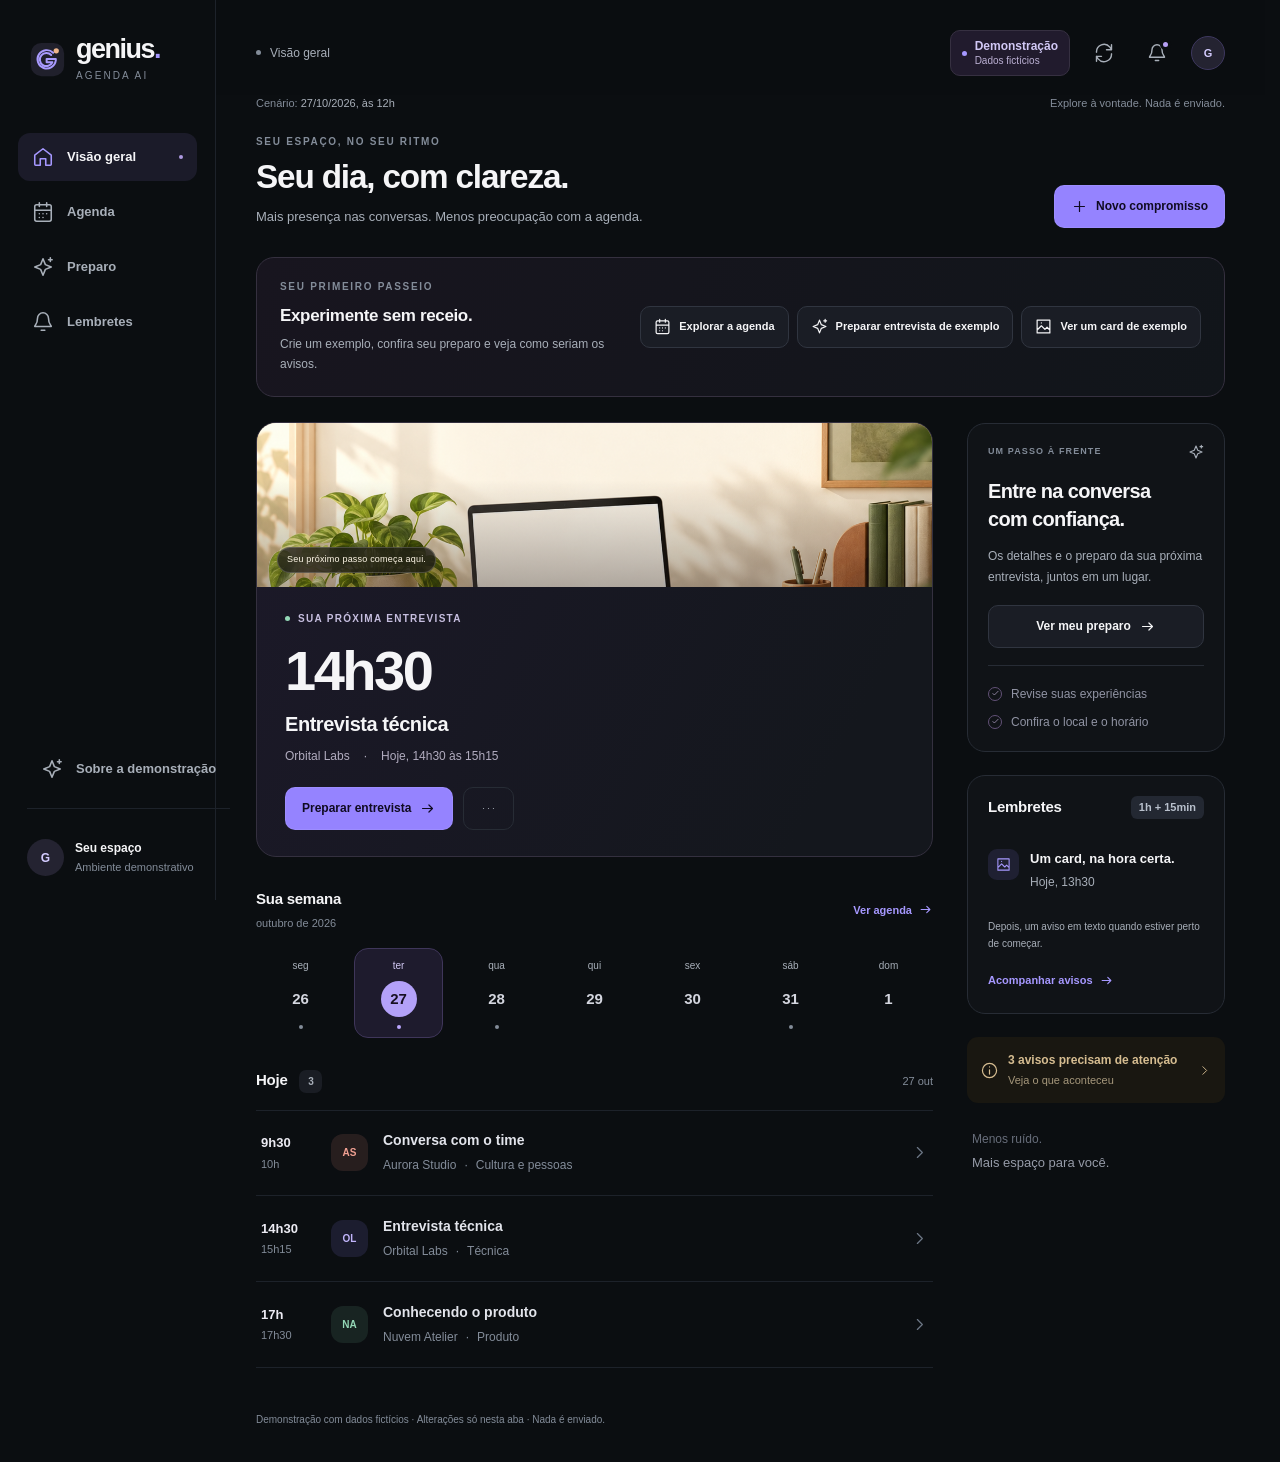
<file: web/index.html>
<!doctype html>
<html lang="pt-BR">
<head>
  <meta charset="utf-8">
  <meta name="viewport" content="width=device-width, initial-scale=1, viewport-fit=cover">
  <meta name="theme-color" content="#0b0e11">
  <meta name="description" content="Explore o Genius Agenda AI com dados fictícios: agenda, preparo e lembretes. Nenhuma conexão com sua agenda real.">
  <meta http-equiv="Content-Security-Policy" content="default-src 'self'; script-src 'self'; style-src 'self'; img-src 'self' data:; font-src 'self'; connect-src 'none'; object-src 'none'; base-uri 'self'; form-action 'none'">
  <title>Demonstração · Genius Agenda AI</title>
  <link rel="icon" type="image/svg+xml" href="assets/mark.svg">
  <link rel="stylesheet" href="styles.css">
  <link rel="stylesheet" href="demo.css">
  <script type="module" src="app.js"></script>
</head>
<body>
  <a class="skip-link" href="#main-content">Pular para o conteúdo</a>
  <div class="app-shell">
    <aside class="sidebar" aria-label="Navegação principal">
      <a class="brand" href="#visao-geral" aria-label="Genius, visão geral">
        <img class="brand-mark" src="assets/mark.svg" alt="" width="32" height="32">
        <span><span class="brand-name">genius<span class="brand-point">.</span></span><span class="brand-sub">AGENDA AI</span></span>
      </a>
      <nav class="nav-list" id="navigation" aria-label="Telas do painel"></nav>
      <div class="sidebar-bottom">
        <button class="nav-item" data-action="info" aria-label="Sobre a demonstração"><span data-icon="sparkles"></span><span class="nav-label">Sobre a demonstração</span></button>
        <div class="divider"></div>
        <div class="profile"><span class="profile-avatar">G</span><div class="profile-copy"><strong>Seu espaço</strong><span>Ambiente demonstrativo</span></div></div>
      </div>
    </aside>
    <div class="main-shell">
      <header class="topbar">
        <div class="topbar-left"><span class="mobile-only mobile-wordmark">genius<span>.</span></span><span class="breadcrumb" id="breadcrumb">Visão geral</span></div>
        <div class="topbar-right">
          <button class="demo-badge" data-action="info" aria-label="Demonstração • dados fictícios"><span class="status-dot"></span><span>Demonstração<small>Dados fictícios</small></span></button>
          <button class="icon-button" data-action="reset-demo" aria-label="Restaurar demonstração" title="Restaurar exemplos"><span data-icon="refresh"></span></button>
          <button class="icon-button" data-action="notifications" aria-label="Ver lembretes"><span data-icon="bell"></span><span class="notification-dot" aria-hidden="true"></span></button>
          <span class="avatar desktop-only" aria-label="Perfil demonstrativo">G</span>
        </div>
      </header>
      <div class="demo-reference" role="note"><span>Cenário: <strong>27/10/2026, às 12h</strong></span><span>Explore à vontade. Nada é enviado.</span></div>
      <main id="main-content" class="page" tabindex="-1"></main>
      <footer class="bottom-note">Demonstração com dados fictícios · Alterações só nesta aba · Nada é enviado.</footer>
    </div>
  </div>
  <dialog id="sheet" class="sheet-dialog" aria-labelledby="sheet-title">
    <div class="sheet-header"><div><span id="sheet-kicker" class="eyebrow">COMPROMISSO</span><span class="demo-dialog-label">Demonstração • dados fictícios</span></div><button class="icon-button dialog-close" data-action="close-sheet" aria-label="Fechar detalhes"><span data-icon="x"></span></button></div>
    <div id="sheet-content" class="sheet-body"></div>
    <div id="sheet-footer" class="sheet-footer"></div>
  </dialog>
  <dialog id="info" class="info-dialog" aria-labelledby="info-title">
    <button class="icon-button dialog-close" data-action="close-info" aria-label="Fechar informações"><span data-icon="x"></span></button>
    <span class="tag violet">DEMONSTRAÇÃO • DADOS FICTÍCIOS</span><h2 id="info-title">Um espaço para experimentar.</h2>
    <p>As quatro telas usam compromissos fictícios. Você pode navegar, marcar o checklist e simular alterações com confirmação.</p>
    <p>Este cenário representa 27/10/2026, às 12h. Você pode criar, editar, reagendar e excluir os exemplos, preparar entrevistas e conferir os avisos.</p>
    <p>Não há conexão com Google, Gemini, WhatsApp ou a agenda real. As mudanças ficam só nesta aba e desaparecem ao restaurar os exemplos ou recarregar.</p>
    <label class="field preview-tools">Experimentar estados da interface<select class="select" id="preview-scenario"><option value="normal">Conteúdo de exemplo</option><option value="loading">Carregando</option><option value="empty">Sem resultados</option><option value="error">Falha de atualização</option></select></label>
    <div class="info-actions"><button class="button secondary" data-action="reset-demo">Restaurar exemplos</button><button class="button primary" data-action="close-info">Explorar o painel</button></div>
  </dialog>
  <div class="toast" id="toast" role="status" aria-live="polite"></div>
  <noscript><div class="noscript-note">Ative o JavaScript para navegar pelo protótipo. Nenhuma conexão com a agenda real é feita.</div></noscript>
</body>
</html>
</file>
<file: web/styles.css>
/* Genius Agenda AI — visual prototype. No network fonts or runtime dependencies. */
:root {
  color-scheme: dark;
  --bg: #0b0e11;
  --surface: #14171c;
  --surface-raised: #1a1d24;
  --surface-hover: #1e222b;
  --text: #f5f5f7;
  --muted: #a8afb9;
  --quiet: #838c99;
  --line: #272c35;
  --line-soft: #1d222a;
  --violet: #a698ff;
  --violet-solid: #9583ff;
  --violet-soft: rgb(149 131 255 / 12%);
  --coral: #f2a193;
  --mint: #94d8b7;
  --amber: #e4bf82;
  --blue: #99c1f8;
  --sidebar: 216px;
  --radius: 18px;
  --motion: 220ms;
  --ease: cubic-bezier(.22, .72, .26, 1);
  font-family: Inter, "Segoe UI", Arial, sans-serif;
  font-size: 14px;
  font-synthesis: none;
  -webkit-font-smoothing: antialiased;
  text-rendering: optimizeLegibility;
}

* { box-sizing: border-box; }
html { min-width: 0; scroll-behavior: smooth; scrollbar-gutter: stable; }
body { margin: 0; min-width: 0; background: var(--bg); color: var(--text); line-height: 1.5; }
button, input, textarea, select { font: inherit; }
button, a, input, select, textarea { -webkit-tap-highlight-color: transparent; }
button { color: inherit; cursor: pointer; }
button:disabled { cursor: not-allowed; opacity: .48; }
a { color: inherit; text-decoration: none; }
img { display: block; max-width: 100%; }
svg { display: block; flex-shrink: 0; }
h1, h2, h3, h4, p { margin: 0; }
button:focus-visible, a:focus-visible, input:focus-visible, select:focus-visible, textarea:focus-visible,
[tabindex]:focus-visible { outline: 2px solid var(--violet); outline-offset: 4px; }
::selection { color: #fff; background: #544582; }
::placeholder { color: var(--quiet); opacity: 1; }
:disabled::placeholder { color: var(--quiet); }
.icon { width: 22px; height: 22px; stroke-width: 1.7; }
.screen-reader-only { position: absolute; width: 1px; height: 1px; padding: 0; margin: -1px; overflow: hidden; clip: rect(0,0,0,0); white-space: nowrap; border: 0; }
.skip-link { position: fixed; z-index: 100; top: 12px; left: 12px; background: var(--text); color: var(--bg); padding: 10px 16px; border-radius: 10px; transform: translateY(-160%); }
.skip-link:focus { transform: none; }
.mobile-only { display: none !important; }
.app-shell { min-height: 100dvh; }

/* Persistent navigation, deliberately quiet around the main content. */
.sidebar { position: fixed; z-index: 30; inset: 0 auto 0 0; width: var(--sidebar); padding: 36px 18px 24px; border-right: 1px solid var(--line-soft); background: var(--bg); display: flex; flex-direction: column; }
.brand { display: flex; align-items: center; gap: 11px; width: fit-content; margin: 0 12px 51px; }
.brand-mark { display: grid; place-items: center; width: 35px; height: 35px; flex-shrink: 0; color: var(--violet); }
.brand-mark .icon, .brand-mark svg { width: 33px; height: 33px; }
.brand-name { display: block; font-size: 27px; line-height: 1; font-weight: 740; letter-spacing: -1.5px; }
.brand-sub { display: block; color: var(--quiet); font-size: 10px; line-height: 1.3; font-weight: 500; letter-spacing: 2.1px; text-transform: uppercase; margin-top: 6px; }
.nav-list { display: flex; flex-direction: column; gap: 7px; }
.nav-item { position: relative; display: flex; align-items: center; gap: 13px; min-height: 48px; width: 100%; padding: 12px 14px; color: var(--muted); background: transparent; border: 0; border-radius: 12px; text-align: left; transition: color var(--motion), background var(--motion), transform var(--motion) var(--ease); }
.nav-item:hover { color: var(--text); background: rgb(255 255 255 / 3%); }
.nav-item:active { transform: scale(.985); }
.nav-item.is-active { color: var(--text); background: #1b1b29; }
.nav-item.is-active .icon { color: var(--violet); }
.nav-label { font-size: 13px; font-weight: 560; white-space: nowrap; }
.sidebar-bottom { margin-top: auto; display: grid; gap: 23px; padding: 24px 9px 0; }
.sidebar-bottom > .quiet-note { padding-inline: 6px; font-size: 11px; line-height: 1.65; }
.profile-avatar, .avatar { display: grid; place-items: center; border-radius: 50%; flex-shrink: 0; background: #242331; color: #d4ccff; font-weight: 650; }
.profile-avatar { width: 37px; height: 37px; font-size: 12px; }
.profile-copy { min-width: 0; }
.profile-copy strong { display: block; font-size: 12px; font-weight: 600; }
.profile-copy span, .profile-copy small { display: block; color: var(--quiet); font-size: 11px; margin-top: 2px; }
.avatar { width: 34px; height: 34px; font-size: 11px; border: 1px solid #3e385f; }
.main-shell { margin-left: var(--sidebar); min-width: 0; }
.topbar { display: flex; align-items: center; justify-content: space-between; gap: 20px; max-width: 1280px; margin: 0 auto; min-height: 95px; padding: 25px 40px 14px; }
.topbar-left, .topbar-right { display: flex; align-items: center; gap: 15px; min-width: 0; }
.breadcrumb { font-size: 12px; color: var(--muted); }
.breadcrumb::before { content: ""; display: inline-block; width: 5px; height: 5px; border-radius: 50%; background: var(--quiet); margin: 0 9px 2px 0; }
.demo-badge { display: inline-flex; align-items: center; gap: 7px; max-width: 100%; width: fit-content; color: #bbb4d8; font-size: 10px; font-weight: 550; white-space: nowrap; border: 1px solid #363041; padding: 5px 9px; border-radius: 6px; }
.demo-badge::before { content: ""; width: 5px; height: 5px; background: var(--violet); border-radius: 50%; flex-shrink: 0; }
.icon-button { display: inline-grid; place-items: center; border: 0; background: transparent; color: var(--muted); width: 38px; height: 38px; border-radius: 11px; flex-shrink: 0; transition: color var(--motion), background var(--motion), transform var(--motion) var(--ease); }
.icon-button:hover { background: var(--surface-raised); color: var(--text); }
.icon-button:active { transform: scale(.93); }
.icon-button .icon { width: 20px; height: 20px; }
.page { max-width: 1280px; margin: 0 auto; padding: 22px 40px 64px; min-width: 0; animation: page-in var(--motion) var(--ease) both; }
.page-header { display: flex; align-items: flex-end; justify-content: space-between; gap: 24px; margin-bottom: 29px; min-width: 0; }
.eyebrow { display: block; color: var(--quiet); font-size: 10px; text-transform: uppercase; letter-spacing: 1.7px; font-weight: 650; margin-bottom: 9px; }
.page-title { font-size: clamp(27px, 2.6vw, 35px); line-height: 1.16; letter-spacing: -1.15px; font-weight: 650; }
.page-subtitle { color: var(--muted); font-size: 13px; line-height: 1.65; margin-top: 10px; max-width: 600px; }
.header-actions { display: flex; align-items: center; gap: 10px; flex-shrink: 0; }
.button { display: inline-flex; align-items: center; justify-content: center; gap: 8px; min-height: 43px; padding: 10px 16px; border-radius: 10px; border: 1px solid transparent; background: transparent; color: var(--text); font-size: 12px; line-height: 1.4; font-weight: 620; transition: background var(--motion), border-color var(--motion), box-shadow var(--motion), transform var(--motion) var(--ease); }
.button .icon { width: 17px; height: 17px; }
.button:active:not(:disabled) { transform: scale(.97); }
.button.primary { background: var(--violet-solid); color: #100b22; border-color: rgb(255 255 255 / 8%); }
.button.primary:hover { background: #ad9fff; box-shadow: 0 3px 20px rgb(149 131 255 / 14%); }
.button.secondary { background: #1a1d25; border-color: #303540; }
.button.secondary:hover { background: #242834; border-color: #454b5b; }
.button.ghost { color: var(--muted); border-color: var(--line); }
.button.ghost:hover { color: var(--text); border-color: #414855; background: rgb(255 255 255 / 3%); }
.button.danger { background: rgb(220 121 125 / 9%); color: #f1adae; border-color: rgb(220 121 125 / 23%); }
.button.danger:hover { background: rgb(220 121 125 / 17%); border-color: rgb(220 121 125 / 45%); }
.button.small { min-height: 34px; padding: 7px 11px; font-size: 11px; border-radius: 8px; }
.text-button { display: inline-flex; align-items: center; justify-content: center; gap: 6px; color: var(--violet); border: 0; background: none; padding: 5px 0; font-size: 11px; font-weight: 550; }
.text-button .icon { width: 15px; height: 15px; }
.text-button:hover { color: #d1c9ff; }
.text-button:hover .icon { transform: translateX(2px); }
.text-button .icon { transition: transform var(--motion) var(--ease); }

/* Today: one visual anchor, then an uncluttered chronological list. */
.overview-grid { display: grid; grid-template-columns: minmax(0, 1fr) 258px; gap: 34px; align-items: start; }
.content-stack { display: grid; gap: 31px; min-width: 0; }
.hero-card { display: flex; flex-direction: column; min-width: 0; overflow: hidden; border: 1px solid #34303f; border-radius: 20px; background: linear-gradient(118deg, #1c1929, #14171d 84%); }
.hero-content { position: relative; padding: 24px 28px 26px; }
.hero-eyebrow { display: flex; align-items: center; gap: 8px; color: #c6bedf; font-size: 10px; font-weight: 600; letter-spacing: 1.3px; text-transform: uppercase; }
.hero-eyebrow .icon { width: 15px; height: 15px; color: var(--violet); }
.hero-time { display: flex; align-items: baseline; gap: 10px; font-size: 56px; line-height: 1.08; letter-spacing: -2.5px; font-weight: 560; margin-top: 15px; font-variant-numeric: tabular-nums; }
.hero-time span, .hero-time small { color: #958fA7; font-size: 18px; letter-spacing: -.4px; font-weight: 450; }
.hero-title { font-size: 20px; font-weight: 560; letter-spacing: -.45px; line-height: 1.35; margin-top: 10px; }
.hero-meta { display: flex; flex-wrap: wrap; align-items: center; gap: 6px 14px; font-size: 11px; color: #b1acbf; margin-top: 9px; }
.hero-meta > span { display: inline-flex; align-items: center; gap: 5px; }
.hero-meta .icon { width: 14px; height: 14px; }
.hero-actions { display: flex; align-items: center; flex-wrap: wrap; gap: 10px; margin-top: 22px; }
.hero-actions .text-button { margin-left: 3px; color: #c9c2df; }
.hero-visual { position: relative; order: -1; height: 164px; overflow: hidden; background: #d3bc93; isolation: isolate; }
.hero-visual::after { content: ""; position: absolute; inset: 35% 0 0; background: linear-gradient(transparent, rgb(35 26 24 / 35%)); z-index: 0; pointer-events: none; }
.hero-visual img { position: absolute; width: 100%; max-width: none; height: auto; top: -5%; left: 0; }
.image-label { position: absolute; left: 20px; bottom: 14px; z-index: 1; background: rgb(20 19 22 / 68%); color: #fff8e8; border: 1px solid rgb(255 255 255 / 18%); padding: 5px 9px; border-radius: 20px; font-size: 9px; letter-spacing: .2px; backdrop-filter: blur(10px); }
.section-heading { display: flex; align-items: center; justify-content: space-between; gap: 16px; margin-bottom: 17px; }
.section-heading h2 { font-size: 15px; font-weight: 600; letter-spacing: -.25px; }
.section-heading p { font-size: 11px; color: var(--quiet); margin-top: 4px; }
.section-heading > span { font-size: 11px; color: var(--quiet); }
.week-strip { display: grid; grid-template-columns: repeat(7, minmax(0, 1fr)); gap: 9px; }
.day-chip { display: flex; flex-direction: column; align-items: center; justify-content: center; gap: 8px; min-width: 0; padding: 9px 3px 8px; border: 1px solid transparent; border-radius: 14px; background: transparent; color: var(--muted); transition: border-color var(--motion), background var(--motion), transform var(--motion) var(--ease); }
.day-chip:hover { background: var(--surface); color: var(--text); transform: translateY(-2px); }
.day-chip > span:first-child, .day-chip .day-name { font-size: 10px; text-transform: lowercase; }
.day-chip > strong, .day-chip .day-number { display: grid; place-items: center; width: 36px; height: 36px; border-radius: 50%; color: #d4d6df; font-size: 15px; font-weight: 550; }
.day-chip > i, .day-chip .day-dot { display: block; height: 4px; width: 4px; border-radius: 50%; background: transparent; }
.day-chip.has-events > i, .day-chip.has-events .day-dot { background: var(--quiet); }
.day-chip.is-selected { background: #1e1b2d; border-color: #3f365a; color: #d1c8f3; }
.day-chip.is-selected > strong, .day-chip.is-selected .day-number { color: #171022; background: #b3a1f8; }
.day-chip.is-selected.has-events > i, .day-chip.is-selected.has-events .day-dot { background: #bca7ff; }
.event-list { display: grid; }
.event-row { display: grid; grid-template-columns: 55px 37px minmax(0, 1fr) auto; align-items: center; gap: 15px; width: 100%; min-height: 86px; padding: 18px 5px; background: transparent; border: 0; border-bottom: 1px solid var(--line-soft); border-radius: 0; text-align: left; transition: background var(--motion), padding-inline var(--motion), border-color var(--motion); }
.event-row:first-child { border-top: 1px solid var(--line-soft); }
.event-row:hover { background: rgb(255 255 255 / 2%); padding-inline: 10px; border-color: #30303d; }
.event-row > .icon:last-child { width: 17px; height: 17px; color: #6d7786; transition: color var(--motion), transform var(--motion) var(--ease); }
.event-row:hover > .icon:last-child { color: var(--violet); transform: translateX(3px); }
.event-time { display: flex; flex-direction: column; color: #ecebf3; font-size: 12px; font-weight: 550; font-variant-numeric: tabular-nums; }
.event-time span, .event-time small { color: var(--quiet); font-size: 10px; font-weight: 400; margin-top: 3px; }
.event-avatar { display: grid; place-items: center; width: 37px; height: 37px; border-radius: 12px; background: var(--violet-soft); color: #c5b9fa; font-size: 10px; font-weight: 650; }
.event-avatar.violet { background: rgb(149 131 255 / 13%); color: #c1b5fb; }
.event-avatar.coral { background: rgb(240 148 133 / 12%); color: var(--coral); }
.event-avatar.blue { background: rgb(135 177 235 / 12%); color: var(--blue); }
.event-avatar.mint { background: rgb(133 213 173 / 11%); color: var(--mint); }
.event-info { min-width: 0; }
.event-title { display: block; color: #e2e4eb; font-size: 12px; font-weight: 560; line-height: 1.5; overflow: hidden; text-overflow: ellipsis; }
.event-meta { display: flex; align-items: center; flex-wrap: wrap; gap: 4px 8px; color: var(--quiet); font-size: 10px; line-height: 1.5; margin-top: 4px; }
.event-meta .icon { width: 12px; height: 12px; }
.status-dot { display: inline-block; width: 5px; height: 5px; background: var(--mint); border-radius: 50%; flex-shrink: 0; }
.count-badge { display: inline-grid; place-items: center; min-width: 23px; height: 23px; border-radius: 7px; background: var(--surface-raised); color: var(--muted); font-size: 10px; padding: 0 6px; }
.aside-panel { display: grid; gap: 23px; min-width: 0; padding-top: 1px; }
.mini-card { border: 1px solid var(--line); border-radius: var(--radius); background: rgb(20 23 28 / 62%); padding: 20px; min-width: 0; }
.mini-card-heading { display: flex; align-items: center; gap: 8px; justify-content: space-between; font-size: 12px; font-weight: 570; margin-bottom: 17px; }
.mini-card-heading .icon { color: var(--muted); width: 16px; height: 16px; }
.mini-card-heading > span { display: flex; align-items: center; gap: 8px; }
.mini-card h3 { font-size: 13px; line-height: 1.5; font-weight: 550; }
.mini-card p { color: var(--muted); font-size: 11px; line-height: 1.75; }
.mini-card .button { margin-top: 16px; width: 100%; }
.mini-card .text-button { margin-top: 14px; }
.reminder-mini { display: flex; align-items: flex-start; gap: 11px; padding: 13px 0; }
.reminder-mini + .reminder-mini { border-top: 1px solid var(--line-soft); }
.reminder-mini strong { display: block; font-size: 11px; line-height: 1.55; font-weight: 550; }
.reminder-mini p { font-size: 10px; margin-top: 3px; }
.reminder-mini small { display: block; font-size: 9px; color: var(--quiet); margin-top: 5px; }
.reminder-icon { width: 31px; height: 31px; border-radius: 9px; display: inline-grid; place-items: center; flex-shrink: 0; background: var(--violet-soft); color: var(--violet); }
.reminder-icon .icon { width: 15px; height: 15px; }
.tag { display: inline-flex; align-items: center; justify-content: center; gap: 5px; width: fit-content; min-height: 23px; max-width: 100%; padding: 3px 8px; border-radius: 6px; background: var(--surface-raised); color: var(--muted); font-size: 9px; line-height: 1.5; font-weight: 550; }
.tag.violet { background: var(--violet-soft); color: #c3b6ff; }
.tag.mint { background: rgb(136 215 172 / 10%); color: var(--mint); }
.tag.amber { background: rgb(228 191 130 / 10%); color: var(--amber); }
.tag.neutral { background: #232832; color: #b8c0cc; }
.quiet-note { color: var(--quiet); font-size: 11px; line-height: 1.7; }
.divider { border: 0; height: 1px; background: var(--line-soft); margin: 20px 0; }
.metric-row { display: flex; gap: 26px; padding: 2px 0; }
.metric-row > div { flex: 1; min-width: 0; }
.metric-value { display: block; font-size: 26px; line-height: 1.3; letter-spacing: -.8px; font-weight: 520; }
.metric-label { display: block; color: var(--quiet); font-size: 10px; line-height: 1.5; margin-top: 5px; }
.bottom-note { margin-top: 28px; color: var(--quiet); font-size: 10px; line-height: 1.6; }

/* Calendar controls and the three representations share the same dates. */
.segmented { display: inline-flex; align-items: center; padding: 4px; gap: 3px; border: 1px solid var(--line); border-radius: 10px; background: #11151a; }
.segmented button { min-height: 31px; padding: 7px 13px; color: var(--quiet); border: 0; border-radius: 7px; background: transparent; font-size: 11px; line-height: 1.4; transition: background var(--motion), color var(--motion); }
.segmented button:hover { color: var(--text); }
.segmented button.is-active { background: #2a2937; color: #e6e0f7; }
.toolbar { display: flex; align-items: center; justify-content: space-between; gap: 18px; margin-bottom: 24px; flex-wrap: wrap; }
.period-controls { display: flex; align-items: center; gap: 6px; flex-wrap: wrap; }
.period-controls strong { font-size: 14px; font-weight: 550; margin: 0 10px 0 6px; letter-spacing: -.2px; }
.period-controls .icon-button { width: 32px; height: 34px; }
.period-controls .icon-button .icon { width: 17px; height: 17px; }
.search-field { display: flex; align-items: center; gap: 9px; min-width: 180px; max-width: 260px; flex: 1; height: 41px; padding: 0 13px; background: var(--surface); border: 1px solid var(--line); border-radius: 9px; color: var(--quiet); transition: border-color var(--motion); }
.search-field:focus-within { border-color: #7e6fad; }
.search-field .icon { width: 16px; height: 16px; }
.search-field input { width: 100%; min-width: 0; border: 0; outline: none; background: transparent; color: var(--text); font-size: 11px; }
.search-field input:focus-visible { outline: none; }
.calendar-weekdays, .month-grid { display: grid; grid-template-columns: repeat(7, minmax(0, 1fr)); }
.calendar-weekdays { color: var(--quiet); font-size: 10px; letter-spacing: .2px; text-transform: lowercase; padding-bottom: 12px; text-align: center; }
.month-grid { border: 1px solid var(--line); border-right: 0; border-bottom: 0; border-radius: 13px; overflow: hidden; }
.month-cell { position: relative; display: flex; flex-direction: column; align-items: stretch; gap: 6px; min-width: 0; min-height: 111px; padding: 10px 8px; border: 0; border-bottom: 1px solid var(--line); border-right: 1px solid var(--line); background: #0e1116; text-align: left; transition: background var(--motion); }
.month-cell:hover { background: #171a21; }
.month-cell.is-outside { background: #0b0e12; }
.month-cell.is-outside .month-day { color: #59616f; }
.month-cell.is-selected { background: #191726; box-shadow: inset 0 0 0 1px #5c4a83; }
.month-day { display: grid; place-items: center; align-self: flex-start; width: 26px; height: 26px; font-size: 10px; font-weight: 550; color: var(--muted); border-radius: 50%; }
.month-cell.is-today .month-day { background: #b5a1fb; color: #1a1028; }
.calendar-event { display: block; width: 100%; min-width: 0; overflow: hidden; white-space: nowrap; text-overflow: ellipsis; font-size: 9px; line-height: 1.6; font-weight: 500; color: #c9bff3; background: #272137; border: 0; border-left: 2px solid #9d83d1; border-radius: 4px; padding: 3px 5px; text-align: left; }
.calendar-event.accent-violet { color: #c9bff3; background: #272137; border-left-color: #9d83d1; }
.calendar-event.accent-coral { color: #edb6a9; background: #352622; border-left-color: #ca8b78; }
.calendar-event.accent-blue { color: #b5cceb; background: #202c3b; border-left-color: #779ccf; }
.calendar-event.accent-mint { color: #addbc6; background: #1c3029; border-left-color: #79ac93; }
.week-grid { display: grid; grid-template-columns: repeat(7, minmax(100px, 1fr)); overflow-x: auto; max-width: 100%; border: 1px solid var(--line); border-radius: 14px; scrollbar-width: thin; }
.week-column { min-height: 310px; min-width: 0; border-right: 1px solid var(--line); padding: 11px 8px; }
.week-column:last-child { border-right: 0; }
.week-column-header { display: flex; align-items: center; justify-content: center; flex-direction: column; gap: 6px; min-height: 58px; font-size: 10px; color: var(--quiet); margin-bottom: 18px; }
.week-column-header strong { font-size: 18px; font-weight: 500; color: #d7d3e2; }
.week-column.is-selected { background: #13131d; }
.week-column.is-today .week-column-header strong { display: grid; place-items: center; width: 31px; height: 31px; border-radius: 50%; background: #b5a1fb; color: #1a1028; }
.week-event { display: grid; gap: 5px; width: 100%; min-width: 0; background: #221e31; color: #d1c6ed; border: 1px solid #3c3053; border-radius: 8px; text-align: left; padding: 10px 8px; margin-bottom: 9px; font-size: 10px; overflow-wrap: anywhere; }
.week-event:hover { background: #2d263e; }
.week-event strong { font-size: 10px; line-height: 1.6; font-weight: 550; }
.week-event span { color: #a99abb; font-size: 9px; }
.week-event .event-avatar { width: 25px; height: 25px; border-radius: 8px; font-size: 8px; }

/* Preparation is a reading surface, not a chat dashboard. */
.prep-grid { display: grid; grid-template-columns: minmax(0, 1fr) 288px; gap: 30px; align-items: start; }
.interview-selector { min-width: 0; margin-bottom: 24px; }
.interview-selector select { width: 100%; background: var(--surface); color: var(--text); border: 1px solid #393340; padding: 15px 40px 15px 15px; border-radius: 11px; font-size: 12px; }
.briefing-card { padding: 24px; background: #15151f; border: 1px solid #302c3d; border-radius: 16px; }
.briefing-card h2 { font-size: 21px; letter-spacing: -.6px; font-weight: 560; line-height: 1.4; }
.briefing-card > p { font-size: 12px; line-height: 1.8; color: var(--muted); margin-top: 15px; }
.briefing-facts { display: flex; flex-wrap: wrap; gap: 18px 24px; padding: 19px 0 0; }
.fact-item { display: flex; gap: 8px; align-items: flex-start; color: var(--muted); font-size: 11px; }
.fact-item .icon { width: 16px; height: 16px; color: #a497c4; margin-top: 2px; }
.fact-item strong { color: #e0dbe9; display: block; font-size: 11px; font-weight: 520; }
.fact-item span { display: block; font-size: 10px; color: var(--quiet); margin-top: 2px; }
.checklist { display: grid; margin-top: 8px; }
.check-item { display: flex; align-items: flex-start; gap: 12px; min-height: 54px; padding: 16px 0; border-bottom: 1px solid var(--line-soft); color: #d5d8e0; font-size: 12px; line-height: 1.7; }
.check-item:last-child { border-bottom: 0; }
.check-item input { width: 17px; height: 17px; margin: 2px 0 0; accent-color: #a48df4; cursor: pointer; flex-shrink: 0; }
.check-item label { cursor: pointer; flex: 1; }
.check-item:has(input:checked) label { color: var(--quiet); text-decoration: line-through; text-decoration-color: #646071; }
.progress-track { height: 3px; background: #292530; border-radius: 8px; overflow: hidden; margin: 15px 0 4px; }
.progress-track span { display: block; height: 100%; background: linear-gradient(90deg, #8e7bda, #c4a2d9); border-radius: inherit; transition: width 300ms var(--ease); }
.summary-tabs { display: flex; gap: 8px; flex-wrap: wrap; margin: 15px 0; }
.summary-tabs button { font-size: 11px; }
.summary-result { font-size: 12px; color: #c3c6d1; line-height: 1.9; }
.summary-result strong { color: #e0deec; font-weight: 550; }
.summary-result ul { padding-left: 17px; margin: 12px 0; }
.summary-result li + li { margin-top: 7px; }
.slots-form { display: grid; gap: 13px; }
.field { display: flex; flex-direction: column; gap: 7px; min-width: 0; }
.field > label, .field > span:first-child { color: #bbc1cc; font-size: 11px; font-weight: 500; }
.field-row { display: grid; grid-template-columns: repeat(2, minmax(0, 1fr)); gap: 12px; min-width: 0; }
.input, .textarea, .select { display: block; width: 100%; min-width: 0; min-height: 43px; padding: 11px 12px; border: 1px solid #343a46; border-radius: 9px; background: #101318; color: var(--text); font-size: 12px; line-height: 1.5; transition: border-color var(--motion), background var(--motion); }
.input:hover, .textarea:hover, .select:hover { border-color: #505568; }
.input:focus, .textarea:focus, .select:focus { border-color: #9a83c9; background: #15151f; }
.input:invalid:not(:placeholder-shown) { border-color: #916974; }
.textarea { min-height: 95px; resize: vertical; }
select.input, .select { padding-right: 28px; }
.field small { font-size: 10px; color: var(--quiet); }
.slot-option { display: flex; justify-content: space-between; align-items: center; gap: 12px; width: 100%; text-align: left; background: #191824; border: 1px solid #373047; border-radius: 10px; padding: 12px; color: #d0c6eb; margin-top: 10px; font-size: 11px; transition: border-color var(--motion), background var(--motion); }
.slot-option:hover { border-color: #8a72b4; background: #252036; }
.slot-option strong { display: block; font-weight: 550; }
.slot-option small, .slot-option span { display: block; color: #a699bd; font-size: 10px; margin-top: 3px; }
.slot-option .icon { width: 16px; height: 16px; color: var(--violet); }

/* Reminder states stay literal: provider acceptance is not delivery. */
.reminder-filters { display: flex; flex-wrap: wrap; align-items: center; gap: 8px; margin-bottom: 22px; }
.reminder-filters button { border: 1px solid var(--line); border-radius: 20px; background: transparent; color: var(--muted); font-size: 11px; padding: 9px 13px; min-height: 36px; transition: color var(--motion), border-color var(--motion), background var(--motion); }
.reminder-filters button:hover { color: var(--text); background: var(--surface); }
.reminder-filters button.is-active { border-color: #5c4c7f; background: #241e32; color: #d4c6f4; }
.reminder-table { border-top: 1px solid var(--line); }
.reminder-row { display: grid; grid-template-columns: 39px minmax(0, 1fr) 105px 135px 20px; align-items: center; gap: 18px; width: 100%; min-width: 0; min-height: 92px; padding: 19px 4px; background: transparent; border: 0; border-bottom: 1px solid var(--line-soft); text-align: left; transition: background var(--motion); }
.reminder-row:hover { background: rgb(255 255 255 / 2%); }
.reminder-row > .icon:last-child { width: 16px; height: 16px; color: var(--quiet); }
.reminder-row h3, .reminder-row strong { font-size: 12px; font-weight: 550; line-height: 1.6; }
.reminder-row p, .reminder-row small { font-size: 10px; color: var(--quiet); margin-top: 5px; line-height: 1.6; }
.reminder-row .reminder-icon { width: 36px; height: 36px; border-radius: 11px; }
.reminder-status { display: flex; flex-direction: column; align-items: flex-start; gap: 5px; font-size: 10px; line-height: 1.5; }
.format-pill { display: inline-flex; align-items: center; width: fit-content; gap: 5px; font-size: 10px; color: var(--muted); }
.format-pill .icon { width: 13px; height: 13px; }
.reminder-status small { font-size: 9px; color: var(--quiet); }

/* Empty/error/loading states occupy the same surface as real content. */
.empty-state, .error-state { display: grid; justify-items: center; align-content: center; text-align: center; min-height: 260px; padding: 35px 22px; border: 1px dashed #34313f; border-radius: 15px; background: #11131a; }
.empty-icon { display: grid; place-items: center; width: 49px; height: 49px; border: 1px solid #393147; border-radius: 16px; background: #211b2c; color: #b7a7dc; margin-bottom: 17px; }
.empty-icon .icon { width: 23px; height: 23px; }
.empty-state h2, .empty-state h3, .error-state h2, .error-state h3 { font-size: 17px; font-weight: 550; letter-spacing: -.3px; }
.empty-state p, .error-state p { color: var(--muted); font-size: 12px; line-height: 1.8; max-width: 350px; margin-top: 9px; }
.empty-state .button, .error-state .button { margin-top: 20px; }
.error-state { border-color: #644b4a; background: #191516; }
.error-state .empty-icon { border-color: #5c4143; background: #2e2022; color: #e9aea8; }
.loading-state { display: grid; gap: 20px; min-height: 280px; padding-block: 8px; }
.skeleton { position: relative; overflow: hidden; background: #1b1e26; border-radius: 9px; height: 18px; }
.skeleton::after { content: ""; position: absolute; inset: 0; transform: translateX(-100%); background: linear-gradient(90deg, transparent, rgb(255 255 255 / 4%), transparent); animation: shimmer 1.65s linear infinite; }
.skeleton:nth-child(2n) { width: 70%; }
.skeleton.hero { height: 280px; width: 100%; border-radius: 18px; }
.skeleton.row { height: 70px; width: 100%; }

/* Native dialogs provide focus trapping; the surface preserves context. */
dialog { color: var(--text); }
dialog::backdrop { background: rgb(2 4 8 / 64%); backdrop-filter: blur(4px); animation: backdrop-in var(--motion) var(--ease) both; }
.sheet-dialog { position: fixed; inset: 0 0 0 auto; margin: 0; padding: 0; border: 0; border-left: 1px solid #37353f; border-radius: 0; width: min(470px, 100vw); max-width: 100vw; height: 100dvh; max-height: 100dvh; background: #12151b; box-shadow: -25px 0 100px rgb(0 0 0 / 25%); overflow: hidden; }
.sheet-dialog[open] { display: flex; flex-direction: column; animation: sheet-in var(--motion) var(--ease) both; }
.sheet-header { display: flex; align-items: flex-start; justify-content: space-between; gap: 16px; padding: 25px 25px 19px; border-bottom: 1px solid var(--line); flex-shrink: 0; }
.sheet-header h2, .sheet-header h3 { font-size: 15px; font-weight: 550; letter-spacing: -.2px; padding-top: 6px; }
.sheet-header p { font-size: 10px; color: var(--quiet); margin-top: 5px; }
.sheet-body { padding: 25px; flex: 1; min-height: 0; overflow-y: auto; overscroll-behavior: contain; scrollbar-width: thin; }
.sheet-body > .event-avatar { width: 46px; height: 46px; border-radius: 14px; font-size: 12px; margin-bottom: 18px; }
.sheet-body > form { display: grid; gap: 18px; }
.sheet-footer { display: flex; flex-wrap: wrap; align-items: center; justify-content: flex-end; gap: 10px; padding: 18px 25px calc(20px + env(safe-area-inset-bottom)); border-top: 1px solid var(--line); background: #12151b; flex-shrink: 0; }
.sheet-footer .button { flex: 1; }
.sheet-footer > .quiet-note { flex: 0 0 100%; font-size: 10px; text-align: center; }
.detail-title { font-size: 25px; line-height: 1.3; letter-spacing: -.7px; font-weight: 570; overflow-wrap: anywhere; }
.detail-meta { display: grid; gap: 9px; color: var(--muted); font-size: 12px; margin-top: 15px; }
.detail-meta > span, .detail-meta > p { display: flex; align-items: center; gap: 8px; }
.detail-meta .icon { width: 16px; height: 16px; color: #a99cc1; }
.detail-section { padding: 22px 0; border-top: 1px solid var(--line-soft); margin-top: 23px; }
.detail-section h3 { font-size: 11px; color: var(--quiet); font-weight: 550; margin-bottom: 10px; }
.detail-section p { color: #c9ced8; font-size: 12px; line-height: 1.9; overflow-wrap: anywhere; white-space: pre-wrap; }
.detail-section img { max-height: 400px; width: 100%; object-fit: contain; border-radius: 12px; }
.detail-actions { display: grid; grid-template-columns: repeat(2, minmax(0, 1fr)); gap: 10px; margin-top: 24px; }
.detail-actions .button.danger { grid-column: 1 / -1; margin-top: 4px; }
.confirmation-preview { border: 1px solid #494055; background: #1c1825; border-radius: 13px; padding: 19px; margin: 18px 0; }
.confirmation-preview h3 { font-size: 15px; line-height: 1.55; font-weight: 550; margin-bottom: 13px; overflow-wrap: anywhere; }
.confirmation-preview p { font-size: 12px; color: #bbb4cc; line-height: 1.9; overflow-wrap: anywhere; }
.confirmation-preview p + p { margin-top: 9px; }
.confirmation-preview strong { color: #e1d9ef; font-weight: 550; }
.change-value { color: #d8c8ff; background: #2d2540; padding: 1px 5px; border-radius: 4px; }
.form-error { border: 1px solid #65454b; border-radius: 9px; background: #2b1e24; color: #edb2b8; padding: 12px; font-size: 11px; line-height: 1.8; }
.form-error:empty { display: none; }
.dialog-close { flex-shrink: 0; }
.info-dialog { width: min(480px, calc(100vw - 32px)); max-width: calc(100vw - 32px); max-height: calc(100dvh - 48px); margin: auto; border: 1px solid #3a3446; padding: 0; background: #15171e; border-radius: 20px; box-shadow: 0 25px 90px rgb(0 0 0 / 40%); overflow-y: auto; }
.info-dialog[open] { animation: info-in var(--motion) var(--ease) both; }
.info-dialog .sheet-header { padding: 22px 24px 16px; }
.info-dialog .sheet-body { padding: 22px 24px; }
.info-dialog p { font-size: 12px; color: var(--muted); line-height: 1.9; }
.info-dialog p + p { margin-top: 14px; }
.info-dialog .sheet-footer { padding: 16px 24px 21px; background: transparent; }
.preview-tools { display: grid; gap: 11px; margin-top: 22px; padding-top: 21px; border-top: 1px solid var(--line); }
.preview-tools label { display: grid; gap: 7px; font-size: 11px; color: #c0c4cf; }
.preview-tools select { background: #101218; border: 1px solid #383c49; border-radius: 8px; padding: 11px 12px; color: var(--text); width: 100%; min-height: 43px; }
.toast { position: fixed; z-index: 90; bottom: 28px; left: calc(50% + var(--sidebar) / 2); transform: translate(-50%, 16px); opacity: 0; pointer-events: none; max-width: min(500px, calc(100vw - 40px)); border: 1px solid #494057; background: #25202f; color: #e2d7ef; padding: 13px 19px; border-radius: 12px; box-shadow: 0 10px 40px rgb(0 0 0 / 30%); font-size: 12px; line-height: 1.6; transition: transform var(--motion) var(--ease), opacity var(--motion); }
.toast.show { opacity: 1; transform: translate(-50%, 0); }

@keyframes page-in { from { opacity: 0; transform: translateY(5px); } to { opacity: 1; transform: translateY(0); } }
@keyframes sheet-in { from { opacity: .8; transform: translateX(22px); } to { opacity: 1; transform: translateX(0); } }
@keyframes info-in { from { opacity: 0; transform: translateY(8px) scale(.985); } to { opacity: 1; transform: translateY(0) scale(1); } }
@keyframes backdrop-in { from { opacity: 0; } to { opacity: 1; } }
@keyframes shimmer { to { transform: translateX(100%); } }
::view-transition { pointer-events: none; }
::view-transition-old(root), ::view-transition-new(root) { animation-duration: 180ms; animation-timing-function: var(--ease); }

/* Tablet rail gives the content room while retaining four stable destinations. */
@media (min-width: 701px) and (max-width: 1100px) {
  :root { --sidebar: 82px; }
  .sidebar { padding: 32px 12px 20px; align-items: center; }
  .brand { margin: 0 0 46px; }
  .brand-name, .brand-sub, .nav-label, .profile-copy, .sidebar-bottom > .quiet-note { display: none; }
  .nav-list { width: 100%; gap: 11px; }
  .nav-item { justify-content: center; padding: 12px; }
  .sidebar-bottom { padding: 20px 0 0; justify-items: center; }
  .topbar { padding-inline: 28px; }
  .page { padding-inline: 28px; }
  .overview-grid { grid-template-columns: minmax(0, 1fr) 238px; gap: 25px; }
  .hero-content { padding-inline: 23px; }
  .hero-time { font-size: 50px; }
  .hero-visual { height: 145px; }
  .prep-grid { grid-template-columns: minmax(0, 1fr) 245px; gap: 23px; }
}

@media (min-width: 701px) and (max-width: 900px) {
  .overview-grid { grid-template-columns: minmax(0, 1fr); }
  .aside-panel { grid-template-columns: repeat(2, minmax(0, 1fr)); align-items: start; gap: 20px; }
  .hero-card { display: grid; grid-template-columns: minmax(0, 1.1fr) minmax(190px, .9fr); }
  .hero-visual { order: 0; height: auto; min-height: 270px; }
  .hero-visual img { height: 240%; width: auto; min-width: 100%; top: 0; left: 50%; transform: translateX(-50%); }
  .image-label { left: 12px; font-size: 8px; }
  .prep-grid { grid-template-columns: minmax(0, 1fr); }
  .prep-grid > .aside-panel { grid-template-columns: repeat(2, minmax(0, 1fr)); }
  .reminder-row { grid-template-columns: 35px minmax(0, 1fr) 125px 16px; gap: 13px; }
  .reminder-row > .format-pill { display: none; }
}

/* Mobile takes its own layout, not a compressed desktop dashboard. */
@media (max-width: 700px) {
  :root { --sidebar: 0px; }
  html { scrollbar-gutter: auto; }
  body { padding-bottom: calc(77px + env(safe-area-inset-bottom)); }
  .desktop-only { display: none !important; }
  .mobile-only { display: flex !important; }
  .sidebar { position: fixed; inset: auto 0 0; width: 100%; height: calc(70px + env(safe-area-inset-bottom)); padding: 5px 9px calc(6px + env(safe-area-inset-bottom)); flex-direction: row; border: 0; border-top: 1px solid #242630; background: rgb(13 15 20 / 94%); backdrop-filter: blur(20px); }
  .sidebar > .brand, .sidebar-bottom { display: none; }
  .nav-list { flex: 1; flex-direction: row; align-items: center; justify-content: space-between; gap: 0; }
  .nav-item { flex: 1; width: auto; min-width: 0; min-height: 55px; padding: 6px 2px; gap: 4px; flex-direction: column; justify-content: center; border-radius: 11px; color: #89919f; }
  .nav-item .icon { width: 22px; height: 22px; }
  .nav-item.is-active { background: transparent; color: #d5cdf2; }
  .nav-item.is-active .icon { color: #bdadff; }
  .nav-item:hover { background: rgb(255 255 255 / 3%); }
  .nav-label { font-size: 9px; line-height: 1.5; font-weight: 550; }
  .main-shell { margin-left: 0; }
  .topbar { position: sticky; z-index: 20; top: 0; min-height: 69px; padding: 15px 20px 13px; background: rgb(11 14 17 / 92%); backdrop-filter: blur(18px); border-bottom: 1px solid rgb(39 44 53 / 45%); }
  .topbar-left, .topbar-right { gap: 10px; }
  .topbar .brand { margin: 0; gap: 8px; }
  .topbar .brand-mark { width: 27px; height: 27px; }
  .topbar .brand-mark .icon, .topbar .brand-mark svg { width: 27px; height: 27px; }
  .topbar .brand-name { font-size: 24px; letter-spacing: -1.25px; }
  .topbar .brand-sub { display: none; }
  .topbar .breadcrumb { display: none; }
  .demo-badge { font-size: 8px; padding: 4px 6px; gap: 5px; border-radius: 5px; }
  .demo-badge::before { width: 4px; height: 4px; }
  .topbar .avatar { display: none; }
  .icon-button { width: 40px; height: 40px; }
  .topbar .icon-button { width: 32px; height: 34px; }
  .topbar .icon-button .icon { width: 18px; height: 18px; }
  .page { padding: 26px 20px 30px; }
  .page-header { gap: 15px; margin-bottom: 24px; align-items: flex-start; }
  .eyebrow { font-size: 9px; letter-spacing: 1.3px; margin-bottom: 8px; }
  .page-title { font-size: 29px; letter-spacing: -.95px; max-width: 100%; }
  .page-subtitle { font-size: 12px; margin-top: 9px; line-height: 1.7; }
  .header-actions { gap: 5px; align-self: flex-start; }
  .header-actions .button { font-size: 10px; padding: 10px 12px; min-height: 42px; }
  .header-actions .button.primary { width: 44px; height: 44px; min-height: 44px; padding: 0; border-radius: 13px; }
  .header-actions .button.primary > span { display: none; }
  .header-actions .button .icon { width: 16px; height: 16px; }
  .header-actions .button.secondary, .header-actions .button.ghost { padding: 10px; }
  .button { min-height: 44px; padding: 11px 15px; font-size: 12px; }
  .button.small { min-height: 40px; }
  .text-button { min-height: 38px; font-size: 11px; }
  .overview-grid, .prep-grid { grid-template-columns: minmax(0, 1fr); gap: 30px; }
  .content-stack { gap: 27px; }
  .hero-card { border-radius: 17px; }
  .hero-visual { height: 132px; }
  .hero-visual img { top: -3%; }
  .image-label { left: 15px; bottom: 11px; font-size: 8px; }
  .hero-content { padding: 22px 22px 23px; }
  .hero-eyebrow { font-size: 9px; letter-spacing: 1.2px; }
  .hero-time { font-size: 46px; gap: 9px; letter-spacing: -1.8px; margin-top: 14px; }
  .hero-time span, .hero-time small { font-size: 15px; }
  .hero-title { font-size: 18px; margin-top: 11px; }
  .hero-meta { font-size: 10px; gap: 6px 12px; }
  .hero-actions { margin-top: 19px; gap: 12px; }
  .hero-actions .button { font-size: 11px; }
  .hero-actions .text-button { margin-left: 0; }
  .section-heading { margin-bottom: 13px; gap: 10px; }
  .section-heading h2 { font-size: 14px; }
  .section-heading p { font-size: 10px; }
  .week-strip { gap: 3px; }
  .day-chip { padding: 8px 2px 7px; gap: 7px; border-radius: 12px; }
  .day-chip > span:first-child, .day-chip .day-name { font-size: 9px; }
  .day-chip > strong, .day-chip .day-number { width: 32px; height: 32px; font-size: 14px; }
  .event-row { grid-template-columns: 47px 34px minmax(0, 1fr) 15px; gap: 10px; min-height: 84px; padding: 16px 0; }
  .event-row:hover { padding-inline: 0; }
  .event-time { font-size: 11px; }
  .event-time span, .event-time small { font-size: 9px; }
  .event-avatar { width: 34px; height: 34px; border-radius: 11px; font-size: 9px; }
  .event-title { font-size: 11px; line-height: 1.65; }
  .event-meta { font-size: 9px; gap: 3px 6px; }
  .aside-panel { grid-template-columns: minmax(0, 1fr); gap: 18px; }
  .mini-card { padding: 20px; border-radius: 15px; }
  .mini-card-heading { font-size: 13px; margin-bottom: 14px; }
  .mini-card p { font-size: 12px; }
  .reminder-mini { padding: 15px 0; }
  .reminder-mini strong { font-size: 12px; }
  .reminder-mini p { font-size: 11px; }
  .reminder-mini small { font-size: 10px; }
  .metric-row { gap: 20px; }
  .metric-value { font-size: 28px; }
  .metric-label { font-size: 11px; }
  .bottom-note { font-size: 10px; }
  .toolbar { gap: 15px; margin-bottom: 22px; }
  .toolbar > .segmented { order: 0; }
  .search-field { order: 2; max-width: none; flex: 0 0 100%; height: 44px; }
  .search-field input { font-size: 12px; }
  .segmented { padding: 3px; gap: 1px; border-radius: 9px; }
  .segmented button { min-height: 35px; padding: 7px 11px; font-size: 11px; }
  .period-controls { gap: 2px; }
  .period-controls strong { font-size: 12px; margin: 0 7px 0 3px; }
  .period-controls .icon-button { width: 30px; height: 38px; }
  .period-controls .button { min-height: 36px; padding: 8px 11px; font-size: 10px; }
  .calendar-weekdays { font-size: 9px; padding-bottom: 10px; }
  .month-cell { min-height: 79px; padding: 6px 3px; gap: 4px; }
  .month-day { width: 23px; height: 23px; font-size: 9px; }
  .calendar-event { font-size: 7px; line-height: 1.5; padding: 2px 2px; border-left-width: 2px; }
  .week-grid { grid-template-columns: repeat(7, minmax(103px, 1fr)); scroll-snap-type: x proximity; }
  .week-column { min-height: 260px; scroll-snap-align: start; }
  .week-event { font-size: 11px; }
  .week-event strong { font-size: 11px; }
  .interview-selector { margin-bottom: 20px; }
  .interview-selector select { padding: 15px 28px 15px 12px; font-size: 12px; }
  .briefing-card { padding: 21px; border-radius: 15px; }
  .briefing-card h2 { font-size: 21px; }
  .briefing-facts { gap: 16px 22px; }
  .check-item { font-size: 12px; padding: 17px 0; min-height: 57px; }
  .check-item input { width: 19px; height: 19px; }
  .summary-tabs .button { flex: 1; }
  .reminder-filters { gap: 7px; margin-bottom: 18px; }
  .reminder-filters button { min-height: 40px; padding: 9px 12px; font-size: 10px; }
  .reminder-row { position: relative; grid-template-columns: 33px minmax(0, 1fr) 15px; gap: 12px; padding: 19px 0; min-height: 103px; }
  .reminder-row > .format-pill { display: none; }
  .reminder-row > .reminder-status { grid-column: 2; grid-row: 2; margin-top: -7px; }
  .reminder-row > .icon:last-child { grid-column: 3; grid-row: 1 / span 2; }
  .reminder-row > .reminder-icon { align-self: start; width: 32px; height: 32px; }
  .reminder-row h3, .reminder-row strong { font-size: 11px; }
  .reminder-row p, .reminder-row small { font-size: 10px; }
  .reminder-status .tag { min-height: 22px; }
  .tag { font-size: 9px; }
  .empty-state, .error-state { min-height: 260px; padding: 30px 20px; }
  .empty-state p, .error-state p { font-size: 12px; }
  .sheet-dialog { inset: auto 0 0; width: 100%; max-width: 100%; height: auto; max-height: calc(100dvh - 22px); border: 1px solid #3b3546; border-bottom: 0; border-radius: 23px 23px 0 0; }
  .sheet-dialog[open] { animation-name: mobile-sheet-in; }
  .sheet-dialog::before { content: ""; display: block; position: absolute; top: 8px; left: calc(50% - 18px); width: 36px; height: 3px; background: #4c4557; border-radius: 10px; }
  .sheet-header { padding: 25px 21px 15px; }
  .sheet-header h2, .sheet-header h3 { font-size: 14px; }
  .sheet-body { padding: 23px 21px; }
  .sheet-footer { padding: 15px 21px calc(18px + env(safe-area-inset-bottom)); }
  .sheet-footer .button { min-height: 47px; }
  .sheet-body > .event-avatar { width: 43px; height: 43px; margin-bottom: 15px; }
  .detail-title { font-size: 24px; }
  .detail-meta { font-size: 12px; }
  .detail-actions { gap: 10px; }
  .detail-section { margin-top: 21px; }
  .confirmation-preview { padding: 16px; }
  .input, .textarea, .select, .preview-tools select { font-size: 16px; min-height: 46px; }
  .field-row { gap: 10px; }
  .field label { font-size: 11px; }
  .info-dialog { border-radius: 18px; }
  .info-dialog .sheet-header { padding: 19px 21px 13px; }
  .info-dialog .sheet-body { padding: 21px; }
  .info-dialog .sheet-footer { padding: 15px 21px 21px; }
  .toast { bottom: calc(84px + env(safe-area-inset-bottom)); left: 50%; width: max-content; max-width: calc(100vw - 32px); padding: 12px 16px; font-size: 11px; }
}

@media (max-width: 380px) {
  .topbar { padding-inline: 14px; }
  .topbar-left, .topbar-right { gap: 7px; }
  .topbar .brand-name { font-size: 22px; }
  .topbar .brand-mark { width: 24px; height: 24px; }
  .topbar .brand-mark svg { width: 24px; height: 24px; }
  .page { padding-inline: 15px; }
  .page-header { flex-wrap: wrap; gap: 16px; }
  .page-title { font-size: 27px; }
  .header-actions { margin-top: 1px; }
  .hero-content { padding: 20px; }
  .hero-visual { height: 119px; }
  .hero-time { font-size: 43px; }
  .hero-actions { gap: 8px; }
  .hero-actions .button { padding-inline: 12px; }
  .hero-actions .text-button { font-size: 10px; }
  .week-strip { gap: 1px; }
  .day-chip > strong, .day-chip .day-number { width: 29px; height: 29px; font-size: 13px; }
  .day-chip { border-radius: 10px; }
  .event-row { grid-template-columns: 43px 31px minmax(0, 1fr) 13px; gap: 8px; }
  .event-avatar { width: 31px; height: 31px; }
  .event-title { font-size: 10px; }
  .event-meta { font-size: 8px; }
  .toolbar { gap: 12px; }
  .period-controls strong { font-size: 11px; margin-right: 3px; }
  .segmented button { padding-inline: 9px; font-size: 10px; }
  .month-cell { min-height: 70px; }
  .calendar-event { font-size: 6.5px; }
  .field-row { grid-template-columns: minmax(0, 1fr); }
}

@keyframes mobile-sheet-in { from { opacity: .7; transform: translateY(30px); } to { opacity: 1; transform: translateY(0); } }

@media (prefers-reduced-motion: reduce) {
  html { scroll-behavior: auto; }
  *, *::before, *::after { animation-duration: .01ms !important; animation-iteration-count: 1 !important; transition-duration: .01ms !important; scroll-behavior: auto !important; }
  ::view-transition-group(*), ::view-transition-old(*), ::view-transition-new(*) { animation: none !important; }
  .day-chip:hover, .event-row:hover > .icon:last-child, .text-button:hover .icon { transform: none; }
}

@media (forced-colors: active) {
  .hero-card, .mini-card, .briefing-card, .month-grid, .sheet-dialog, .info-dialog, .tag, .button, .nav-item.is-active, .day-chip.is-selected { border: 1px solid CanvasText; }
  .status-dot, .day-chip.has-events > i, .progress-track span { background: CanvasText; }
}

/* Composition details shared with the buildless view templates. */
.profile { display: flex; align-items: center; gap: 11px; }
.brand-point, .mobile-wordmark > span { color: var(--violet); }
.mobile-wordmark { align-items: baseline; font-size: 25px; line-height: 1; font-weight: 740; letter-spacing: -1.5px; }
.icon-button:has(.notification-dot) { position: relative; }
.notification-dot { position: absolute; top: 8px; right: 8px; width: 5px; height: 5px; border-radius: 50%; background: #b6a0f4; box-shadow: 0 0 0 3px var(--bg); }
.nav-active-dot { width: 4px; height: 4px; background: #ae9ae1; border-radius: 50%; margin-left: auto; }
.demo-badge::before { content: none; }
.demo-badge .status-dot { width: 5px; height: 5px; background: var(--violet); }
.row-arrow { width: 16px; height: 16px; color: var(--quiet); transition: transform var(--motion) var(--ease), color var(--motion); }
.event-row:hover .row-arrow, .reminder-row:hover .row-arrow { color: #c9b7f4; transform: translateX(3px); }
.sidebar-bottom .divider { margin: -8px 0 -7px; }
.mini-card-heading .eyebrow { margin: 0; font-size: 9px; letter-spacing: 1.1px; font-weight: 550; }
.mini-card > h2 { font-size: 20px; font-weight: 550; letter-spacing: -.65px; line-height: 1.42; margin-bottom: 12px; }
.mini-card > h2 + p { font-size: 11px; line-height: 1.8; }
.prep-preview { display: grid; grid-template-columns: 15px minmax(0, 1fr); align-items: center; gap: 10px 8px; padding-top: 19px; margin-top: 17px; border-top: 1px solid var(--line); font-size: 10px; color: #9194a4; }
.check-circle { display: grid; place-items: center; width: 14px; height: 14px; border: 1px solid #635278; border-radius: 50%; color: #ae9fc2; }
.check-circle .icon { width: 9px; height: 9px; stroke-width: 2; }
.attention-note { display: flex; width: 100%; gap: 10px; align-items: center; text-align: left; border: 0; background: #191711; color: #d6bd91; padding: 14px; border-radius: 11px; transition: background var(--motion); }
.attention-note:hover { background: #252116; }
.attention-note > .icon { width: 17px; height: 17px; flex-shrink: 0; }
.attention-note > .icon:last-child { width: 13px; height: 13px; margin-left: auto; }
.attention-note strong { display: block; font-size: 10px; font-weight: 550; }
.attention-note small { display: block; font-size: 9px; color: #a5977b; margin-top: 3px; }
.small-signature { font-size: 12px; line-height: 1.8; color: #676d7a; padding: 3px 5px; }
.small-signature strong { font-size: 13px; font-weight: 450; color: #969ba8; }
.section-heading h2 .count-badge { margin-left: 8px; vertical-align: middle; }
.main-shell > .bottom-note { max-width: 1280px; margin: -20px auto 0; padding: 0 40px 34px; font-size: 10px; }
.period-controls h2 { font-size: 14px; font-weight: 550; margin: 0 10px 0 6px; letter-spacing: -.2px; }
.agenda-surface > .search-field { margin: 0 0 22px; max-width: 310px; }
.agenda-surface > .week-strip { padding: 0 0 26px; }
.agenda-list-heading { margin-top: 12px; margin-bottom: 14px; }
.agenda-list-heading .eyebrow { margin: 0; font-size: 10px; }
.calendar-hint { margin-top: 13px; }
.month-day { background: transparent; border: 0; padding: 0; cursor: pointer; }
.month-day:hover { outline: 1px solid #73628d; }
.calendar-event strong { display: block; font-size: inherit; font-weight: 600; }
.calendar-event > span { display: block; overflow: hidden; text-overflow: ellipsis; }
.week-event small { font-size: 8px; color: #a99abb; }
.week-free { display: block; color: #5d6573; text-align: center; padding: 15px 0; font-size: 10px; }
.interview-selector { display: flex; align-items: center; gap: 14px; border: 1px solid #34303d; border-radius: 13px; background: #15151e; padding: 15px 18px; }
.interview-selector > span:not(.event-avatar) { display: block; flex: 1; min-width: 0; }
.interview-selector > .event-avatar { display: grid; flex: 0 0 42px; width: 42px; height: 42px; }
.interview-selector .eyebrow { font-size: 8px; margin-bottom: 4px; }
.interview-selector select { background: transparent; border: 0; padding: 3px 18px 3px 0; border-radius: 3px; font-size: 12px; width: 100%; appearance: none; }
.interview-selector select option { background: #191923; }
.interview-selector > .icon { width: 15px; height: 15px; color: #a99abb; }
.briefing-card .section-heading h2 { font-size: 11px; font-weight: 500; letter-spacing: .1px; color: #a7a1b6; }
.briefing-card > h3 { font-size: 22px; font-weight: 550; letter-spacing: -.55px; line-height: 1.45; }
.briefing-card .text-button { margin-top: 15px; }
.briefing-card .fact-item > span { color: #c9c3d4; font-size: 11px; margin-top: 0; }
.briefing-description { margin-top: 20px !important; padding-top: 19px; border-top: 1px solid #2b2734; }
.checklist-card { padding-top: 2px; }
.check-item > span { flex: 1; cursor: pointer; }
.check-item > .check-icon { opacity: 0; width: 15px; height: 15px; color: #a9d4bd; margin-top: 2px; transition: opacity var(--motion); }
.check-item:has(input:checked) > span { color: var(--quiet); text-decoration: line-through; text-decoration-color: #646071; }
.check-item:has(input:checked) > .check-icon { opacity: 1; }
.checklist-card > .quiet-note { margin-top: 13px; font-size: 10px; }
.summary-tabs { width: 100%; margin: 17px 0; gap: 3px; }
.summary-tabs button { flex: 1; }
.summary-number { display: flex; align-items: center; gap: 11px; color: #ddd2ee; font-size: 35px; letter-spacing: -1px; line-height: 1.25; margin: 3px 0 14px; }
.summary-number > span { color: #aaa2bd; font-size: 10px; letter-spacing: 0; max-width: 110px; line-height: 1.65; }
.summary-result > .tag { margin-top: 14px; }
.mini-card > .quiet-note { font-size: 10px; margin-top: 12px; }
.slots-form { margin-top: 19px; }
.slots-form .button { margin-top: 1px; }
.slot-results { margin-top: 17px; padding-top: 13px; border-top: 1px solid var(--line); }
.reminder-rule { display: flex; align-items: center; gap: 16px; padding: 20px 23px; background: #17151f; border: 1px solid #322b40; border-radius: 15px; margin-bottom: 29px; }
.rule-icon { width: 40px; height: 40px; display: grid; place-items: center; border-radius: 12px; background: #292136; color: #c3b1eb; flex-shrink: 0; }
.rule-icon .icon { width: 20px; height: 20px; }
.reminder-rule > div:nth-child(2) { flex: 1; min-width: 0; }
.reminder-rule strong { display: block; font-size: 13px; font-weight: 550; }
.reminder-rule p { color: #a49bb4; font-size: 11px; margin-top: 6px; }
.reminder-filters.segmented { width: fit-content; border: 0; padding: 0; gap: 7px; background: transparent; }
.reminder-filters.segmented button { border-radius: 20px; border: 1px solid #2b2c35; min-height: 36px; padding: 8px 14px; }
.reminder-filters.segmented button.is-active { border-color: #5c4c7f; background: #241e32; color: #d4c6f4; }
.filter-count { display: inline-grid; place-items: center; font-size: 8px; min-width: 15px; height: 15px; background: #342a40; color: #d3c3ea; border-radius: 4px; margin-left: 3px; }
.reminder-table-header { display: grid; grid-template-columns: minmax(0, 1fr) 105px 80px 150px 18px; gap: 18px; color: var(--quiet); font-size: 8px; letter-spacing: 1px; padding: 14px 4px; border-bottom: 1px solid var(--line); }
.reminder-row { grid-template-columns: minmax(0, 1fr) 105px 80px 150px 18px; }
.reminder-event { display: flex; align-items: center; gap: 13px; min-width: 0; }
.reminder-event > span:last-child { min-width: 0; }
.reminder-event strong { display: block; font-size: 11px; overflow-wrap: anywhere; }
.reminder-event small { display: block; }
.reminder-due strong { display: block; font-size: 11px; font-weight: 450; }
.reminder-due small { display: block; }
.reminder-note { display: flex; align-items: flex-start; gap: 7px; font-size: 10px; margin-top: 18px; }
.reminder-note .icon { width: 14px; height: 14px; flex-shrink: 0; margin-top: 2px; }
.detail-facts { display: grid; gap: 16px; margin-top: 25px; }
.detail-facts .fact-item { font-size: 12px; }
.detail-facts .fact-item > span { color: #d5d0de; font-size: 12px; margin-top: 0; }
.sheet-body > .tag + .detail-title { margin-top: 17px; }
.sheet-body > p.detail-meta { display: block; font-size: 11px; }
.current-event { padding: 15px; border: 1px solid #352f40; border-radius: 10px; background: #1d1927; }
.current-event strong { display: block; font-weight: 550; font-size: 12px; }
.current-event p { font-size: 11px; color: #a89db8; margin-top: 5px; }
.event-form { margin-top: 24px; }
.optional { font-size: 10px; color: var(--quiet); }
.discard-note { flex: 0 0 100%; font-size: 12px; color: #d2bfdd; text-align: center; margin-bottom: 4px; }
.reminder-timeline { display: grid; gap: 15px; padding: 22px 0; margin: 20px 0; border-top: 1px solid var(--line); border-bottom: 1px solid var(--line); }
.reminder-timeline .fact-item { font-size: 11px; line-height: 1.9; }
.reminder-timeline .fact-item > span { font-size: 11px; color: #bbb5c8; margin: 0; }
.card-preview { overflow: hidden; border-radius: 13px; background: #fcf6e9; color: #26483d; margin: 0 0 20px; }
.card-preview-image { position: relative; height: 150px; overflow: hidden; background: #e9dbc6; }
.card-preview-image img { position: absolute; top: 0; width: 100%; height: auto; }
.card-preview-copy { display: flex; flex-direction: column; align-items: center; gap: 16px; padding: 26px 24px; text-align: center; }
.card-preview-copy small { font-size: 8px; font-weight: 600; letter-spacing: 1px; }
.card-preview-copy h3 { font-size: 23px; letter-spacing: -.5px; margin-top: -7px; }
.card-preview-copy p { font-size: 15px; font-weight: 500; color: #314c42; }
.card-preview-copy strong { font-size: 21px; letter-spacing: -.4px; color: #b75f42; }
.card-preview-copy > span { font-size: 8px; color: #726c5a; margin-top: 7px; }
.text-message-preview { padding: 20px; background: #1c2823; border: 1px solid #35473e; border-radius: 14px 14px 14px 3px; margin: 0 0 20px; }
.text-message-preview p { color: #bbcfc1; font-size: 12px; line-height: 1.7; }
.text-message-preview strong { display: block; color: #dde6dd; font-size: 13px; font-weight: 550; margin-top: 11px; }
.text-message-preview span { display: block; color: #96ab9c; font-size: 11px; margin-top: 7px; }
.info-dialog { position: relative; padding: 29px; }
.info-dialog > .dialog-close { position: absolute; top: 15px; right: 15px; }
.info-dialog > .tag { margin-top: 6px; margin-bottom: 17px; }
.info-dialog > h2 { font-size: 26px; font-weight: 550; letter-spacing: -.9px; line-height: 1.35; padding-right: 10px; margin-bottom: 16px; }
.info-dialog > p { font-size: 12px; line-height: 1.9; }
.info-actions { display: flex; justify-content: space-between; gap: 11px; margin-top: 23px; }
.info-actions .button { flex: 1; }
.noscript-note { margin: 20px; padding: 20px; border: 1px solid #5e4b6c; border-radius: 12px; background: #29202e; font-size: 13px; }
.skeleton.skeleton-hero { width: 100%; height: 260px; border-radius: 18px; }
.skeleton.skeleton-line { width: 55%; height: 16px; }
.skeleton.skeleton-row { width: 100%; height: 68px; }
.loading-state .button { justify-self: start; }
.error-state > .icon { width: 35px; height: 35px; color: #d59d98; margin-bottom: 18px; }

@media (min-width: 701px) and (max-width: 1100px) {
  .nav-active-dot { display: none; }
  .main-shell > .bottom-note { padding-inline: 28px; }
  .reminder-row, .reminder-table-header { grid-template-columns: minmax(0, 1fr) 90px 70px 120px 16px; gap: 11px; }
}

@media (min-width: 701px) and (max-width: 900px) {
  .reminder-row, .reminder-table-header { grid-template-columns: minmax(0, 1fr) 100px 125px 16px; }
  .reminder-table-header > span:nth-child(3) { display: none; }
}

@media (max-width: 700px) {
  .nav-active-dot { display: none; }
  .notification-dot { top: 6px; right: 6px; }
  .main-shell > .bottom-note { padding: 0 20px 12px; margin-top: 0; font-size: 9px; line-height: 1.8; }
  .mini-card > h2 { font-size: 22px; }
  .prep-preview { font-size: 11px; gap: 13px 9px; }
  .attention-note { padding: 16px; }
  .attention-note strong { font-size: 11px; }
  .attention-note small { font-size: 10px; }
  .small-signature { display: none; }
  .period-controls h2 { font-size: 12px; margin: 0 6px 0 3px; }
  .agenda-surface > .search-field { max-width: none; margin-bottom: 20px; }
  .agenda-surface > .week-strip { padding-bottom: 21px; }
  .calendar-event > span { display: none; }
  .calendar-event { padding: 3px 1px; text-align: center; }
  .calendar-hint { font-size: 10px; }
  .interview-selector { padding: 13px; gap: 11px; }
  .interview-selector select { font-size: 12px; min-height: 31px; padding: 3px 0; }
  .interview-selector > .icon { display: none; }
  .briefing-card > h3 { font-size: 21px; }
  .briefing-card .fact-item > span { font-size: 11px; }
  .briefing-description { font-size: 12px; }
  .check-item { align-items: flex-start; }
  .check-item input { margin-top: 1px; }
  .check-item > .check-icon { width: 14px; height: 14px; margin-top: 4px; }
  .checklist-card > .quiet-note { font-size: 10px; }
  .summary-number { font-size: 36px; }
  .summary-number > span { max-width: 150px; font-size: 11px; }
  .reminder-rule { align-items: flex-start; gap: 12px; padding: 17px; margin-bottom: 24px; }
  .rule-icon { width: 34px; height: 34px; border-radius: 10px; }
  .rule-icon .icon { width: 17px; height: 17px; }
  .reminder-rule strong { font-size: 12px; }
  .reminder-rule p { font-size: 10px; line-height: 1.8; margin-top: 5px; }
  .reminder-filters.segmented { width: 100%; display: flex; gap: 5px; flex-wrap: nowrap; }
  .reminder-filters.segmented button { flex: 1; min-width: 0; padding: 9px 7px; min-height: 41px; font-size: 10px; white-space: nowrap; }
  .filter-count { display: none; }
  .reminder-table-header { display: none; }
  .reminder-row { grid-template-columns: minmax(0, 1fr) max-content 16px; column-gap: 10px; row-gap: 9px; padding: 19px 0; }
  .reminder-event { grid-column: 1 / 3; grid-row: 1; gap: 11px; }
  .reminder-event strong { font-size: 11px; }
  .reminder-event small { font-size: 10px; }
  .reminder-due { grid-column: 1; grid-row: 2; padding-left: 45px; }
  .reminder-due strong { font-size: 9px; }
  .reminder-due small { display: inline; font-size: 10px; margin: 0 0 0 5px; }
  .reminder-row > .tag { grid-column: 2; grid-row: 2; font-size: 8px; min-height: 22px; }
  .reminder-row > .icon:last-child { grid-column: 3; grid-row: 1 / 3; }
  .reminder-note { margin-top: 17px; font-size: 9px; }
  .detail-facts { gap: 16px; }
  .reminder-timeline { margin-top: 19px; }
  .card-preview-image { height: 130px; }
  .card-preview-copy { padding: 23px 18px; }
  .card-preview-copy p { font-size: 14px; }
  .info-dialog { padding: 25px 22px; }
  .info-dialog > h2 { font-size: 25px; }
  .info-dialog > .dialog-close { top: 12px; right: 12px; }
  .info-actions { gap: 9px; }
  .info-actions .button { padding-inline: 10px; font-size: 11px; }
}

@media (max-width: 380px) {
  .mobile-wordmark { font-size: 23px; }
  .main-shell > .bottom-note { padding-inline: 15px; }
  .reminder-filters.segmented button { padding-inline: 6px; font-size: 9px; }
  .period-controls h2 { font-size: 11px; }
  .interview-selector select { font-size: 11px; }
  .reminder-due { padding-left: 42px; }
  .reminder-row > .tag { font-size: 7px; padding-inline: 5px; }
}

/* Readable content scale, including narrow mobile and browser zoom. */
.event-title { font-size: 14px; line-height: 1.55; }
.event-meta { font-size: 12px; line-height: 1.6; }
.event-time { font-size: 13px; }
.event-time span, .event-time small { font-size: 11px; }
.hero-meta { font-size: 12px; }
.reminder-event strong, .reminder-row h3 { font-size: 14px; line-height: 1.6; }
.reminder-row p, .reminder-row small { font-size: 12px; line-height: 1.6; }
.reminder-due strong { font-size: 13px; }
.reminder-due small { font-size: 12px; }
.reminder-row > .tag, .format-pill { font-size: 11px; }
.reminder-table-header { font-size: 10px; letter-spacing: .8px; }
.check-item { font-size: 14px; }
.briefing-card > p, .detail-section p, .summary-result { font-size: 13px; }
.fact-item, .fact-item strong, .briefing-card .fact-item > span { font-size: 12px; }
.fact-item span { font-size: 11px; }
.mini-card p, .mini-card > h2 + p { font-size: 12px; }
.reminder-mini strong { font-size: 13px; }
.reminder-mini p, .reminder-mini small { font-size: 12px; }
.field > label, .field > span:first-child, .field, .preview-tools label { font-size: 12px; }
.input, .textarea, .select { font-size: 14px; }
.search-field input { font-size: 13px; }
.interview-selector select { font-size: 14px; }
.slot-option { font-size: 13px; }
.slot-option small, .slot-option span { font-size: 12px; }
.slot-option strong { font-size: 13px; }
.current-event strong { font-size: 14px; }
.current-event p, .confirmation-preview p, .text-message-preview p { font-size: 13px; }
.confirmation-preview h3 { font-size: 16px; }
.reminder-rule strong { font-size: 14px; }
.reminder-rule p { font-size: 12px; }
.reminder-note { font-size: 11px; }
.week-event strong { font-size: 12px; }
.week-event span, .week-event small { font-size: 11px; }
.calendar-event { font-size: 10px; }
.prep-preview { font-size: 12px; }
.attention-note strong { font-size: 12px; }
.attention-note small { font-size: 11px; }
.info-dialog > p { font-size: 13px; }
.reminder-timeline .fact-item, .reminder-timeline .fact-item > span { font-size: 12px; }

@media (max-width: 700px) {
  .page-subtitle { font-size: 13px; }
  .nav-label { font-size: 10px; }
  .event-row { min-height: 90px; grid-template-columns: 47px 34px minmax(0, 1fr) 14px; gap: 10px; }
  .event-title { font-size: 14px; line-height: 1.5; white-space: normal; overflow: visible; overflow-wrap: anywhere; text-overflow: clip; }
  .event-meta { font-size: 12px; line-height: 1.55; gap: 3px 6px; }
  .event-time { font-size: 12px; }
  .event-time span, .event-time small { font-size: 11px; }
  .hero-meta { font-size: 12px; }
  .day-chip > span:first-child, .day-chip .day-name { font-size: 10px; }
  .section-heading p, .section-heading > span, .quiet-note { font-size: 12px; }
  .mini-card p, .mini-card > h2 + p { font-size: 13px; }
  .mini-card > .quiet-note, .checklist-card > .quiet-note { font-size: 12px; }
  .reminder-mini strong { font-size: 14px; }
  .reminder-mini p, .reminder-mini small { font-size: 12px; }
  .reminder-event strong, .reminder-row h3 { font-size: 14px; line-height: 1.5; }
  .reminder-event small, .reminder-row p, .reminder-row small { font-size: 12px; line-height: 1.55; }
  .reminder-due strong, .reminder-due small { font-size: 12px; }
  .reminder-row > .tag { font-size: 10px; padding: 4px 7px; line-height: 1.5; }
  .reminder-rule strong { font-size: 14px; }
  .reminder-rule p { font-size: 12px; }
  .reminder-filters.segmented button { font-size: 11px; padding-inline: 7px; }
  .reminder-note { font-size: 12px; line-height: 1.7; }
  .tag { font-size: 10px; }
  .check-item { font-size: 14px; line-height: 1.65; }
  .briefing-card .fact-item > span, .fact-item, .fact-item strong, .fact-item span { font-size: 13px; }
  .briefing-description, .summary-result, .detail-section p { font-size: 14px !important; line-height: 1.8; }
  .detail-facts .fact-item, .detail-facts .fact-item > span { font-size: 14px; }
  .input, .textarea, .select, .preview-tools select, .search-field input, .interview-selector select { font-size: 16px; }
  .field, .field > label, .field > span:first-child, .preview-tools label { font-size: 13px; }
  .field small { font-size: 12px; }
  .slot-option strong { font-size: 14px; }
  .slot-option small, .slot-option span { font-size: 13px; }
  .current-event strong { font-size: 14px; }
  .current-event p, .confirmation-preview p, .text-message-preview p { font-size: 13px; }
  .text-message-preview strong { font-size: 14px; }
  .text-message-preview span { font-size: 12px; }
  .reminder-timeline .fact-item, .reminder-timeline .fact-item > span { font-size: 13px; }
  .prep-preview { font-size: 12px; }
  .attention-note strong { font-size: 13px; }
  .attention-note small { font-size: 12px; }
  .calendar-event { font-size: 10px; }
  .week-event strong { font-size: 13px; }
  .week-event span, .week-event small { font-size: 12px; }
  .period-controls h2 { font-size: 14px; }
  .segmented button { font-size: 12px; }
  .info-dialog > p { font-size: 14px; }
  .form-error { font-size: 13px; }
}

@media (max-width: 380px) {
  .event-row { grid-template-columns: 43px 31px minmax(0, 1fr) 13px; gap: 8px; }
  .event-title { font-size: 13px; }
  .event-meta { font-size: 12px; }
  .nav-label { font-size: 10px; }
  .reminder-filters.segmented button { font-size: 10px; padding-inline: 6px; }
  .reminder-row > .tag { font-size: 10px; padding-inline: 5px; }
  .period-controls h2 { font-size: 13px; }
  .interview-selector select { font-size: 16px; }
}
</file>
<file: web/demo.css>
/* Demonstration-only presentation. The connected panel never loads this file. */
.topbar { position: sticky; top: 0; z-index: 20; background: rgb(11 14 17 / 95%); backdrop-filter: blur(16px); }
.demo-badge { font-size: 12px; line-height: 1.35; padding: 7px 11px; border-radius: 10px; gap: 8px; color: #d1c8f5; background: #211b2d; }
.demo-badge::before { display: none; }
.demo-badge > span:last-child { display: grid; text-align: left; }
.demo-badge small { font-size: 10px; font-weight: 400; color: #bcb1d4; }
.demo-reference { max-width: 1280px; margin: 0 auto; padding: 0 40px; display: flex; justify-content: space-between; flex-wrap: wrap; gap: 5px 18px; color: var(--quiet); font-size: 11px; }
.demo-reference strong { color: var(--muted); font-weight: 500; }
.demo-dialog-label { display: block; color: #c4b9df; font-size: 10px; margin-top: 7px; letter-spacing: .02em; }
.demo-guide { display: flex; align-items: center; justify-content: space-between; gap: 24px; padding: 21px 23px; border: 1px solid #35303f; border-radius: var(--radius); background: linear-gradient(110deg, #18151f, #11151a); margin: 0 0 25px; }
.demo-guide h2 { font-size: 17px; font-weight: 550; letter-spacing: -.35px; margin: 6px 0; }
.demo-guide p { color: var(--muted); font-size: 12px; line-height: 1.7; max-width: 330px; }
.demo-guide-actions { display: flex; flex-wrap: wrap; gap: 8px; justify-content: flex-end; }
.demo-guide-actions .button { min-height: 42px; padding: 10px 13px; font-size: 11px; }
.demo-guide-actions .icon { width: 17px; height: 17px; }
.demo-filter-count { color: var(--muted); font-size: 12px; margin: 20px 0 12px; }
.demo-timeline { list-style: none; padding: 0 0 0 18px; margin: 20px 0; border-left: 1px solid #3a324c; }
.demo-timeline li { position: relative; padding: 0 0 24px 9px; }
.demo-timeline li:last-child { padding-bottom: 0; }
.demo-timeline li::before { content: ''; position: absolute; top: 7px; left: -22px; width: 7px; height: 7px; border-radius: 50%; background: var(--violet); }
.demo-timeline li p { margin: 8px 0 4px; font-size: 12px; line-height: 1.7; }
.demo-timeline time { color: var(--quiet); font-size: 11px; }
.demo-reminder-preview { margin-top: 24px; }
.demo-reminder-preview > h3 { font-size: 12px; font-weight: 500; display: flex; justify-content: space-between; align-items: center; gap: 12px; }
.demo-reminder-preview .card-preview { margin-top: 13px; }
.demo-reminder-preview .card-preview-copy > span:last-child { font-size: 10px; line-height: 1.5; }
.text-message-preview small { display: block; color: #b6b3be; font-size: 11px; margin-top: 12px; }
.info-dialog > .tag { max-width: calc(100% - 20px); white-space: normal; }
.reminder-filters { flex-wrap: wrap; }

@media (max-width: 1100px) {
  .demo-guide { display: block; }
  .demo-guide p { max-width: 100%; }
  .demo-guide-actions { justify-content: flex-start; margin-top: 15px; }
}
@media (max-width: 900px) { .demo-reference { padding-inline: 28px; } }
@media (max-width: 700px) {
  .topbar { gap: 9px; padding: 13px 16px; }
  .topbar-right { gap: 7px; }
  .mobile-wordmark { font-size: 22px; }
  .demo-badge { font-size: 11px; padding: 5px 8px; }
  .demo-badge small { font-size: 9px; }
  .demo-reference { padding: 13px 20px 0; display: grid; gap: 4px; font-size: 11px; }
  .demo-guide { padding: 17px; margin-bottom: 21px; border-radius: 15px; }
  .demo-guide h2 { font-size: 16px; }
  .demo-guide p { font-size: 12px; }
  .demo-guide-actions { display: grid; grid-template-columns: repeat(3, minmax(0, 1fr)); gap: 7px; }
  .demo-guide-actions .button { min-width: 0; min-height: 45px; padding: 8px 6px; font-size: 12px; }
  .demo-dialog-label { font-size: 10px; line-height: 1.5; }
  .reminder-filters.segmented { display: grid; grid-template-columns: repeat(2, minmax(0, 1fr)); gap: 3px; }
  .reminder-filters.segmented button { font-size: 12px; min-height: 39px; }
  .demo-reminder-preview .card-preview-copy > span:last-child { font-size: 10px; }
  .demo-timeline li p { font-size: 13px; }
}
@media (prefers-reduced-motion: reduce) { .demo-guide, .topbar { backdrop-filter: none; } }
</file>
